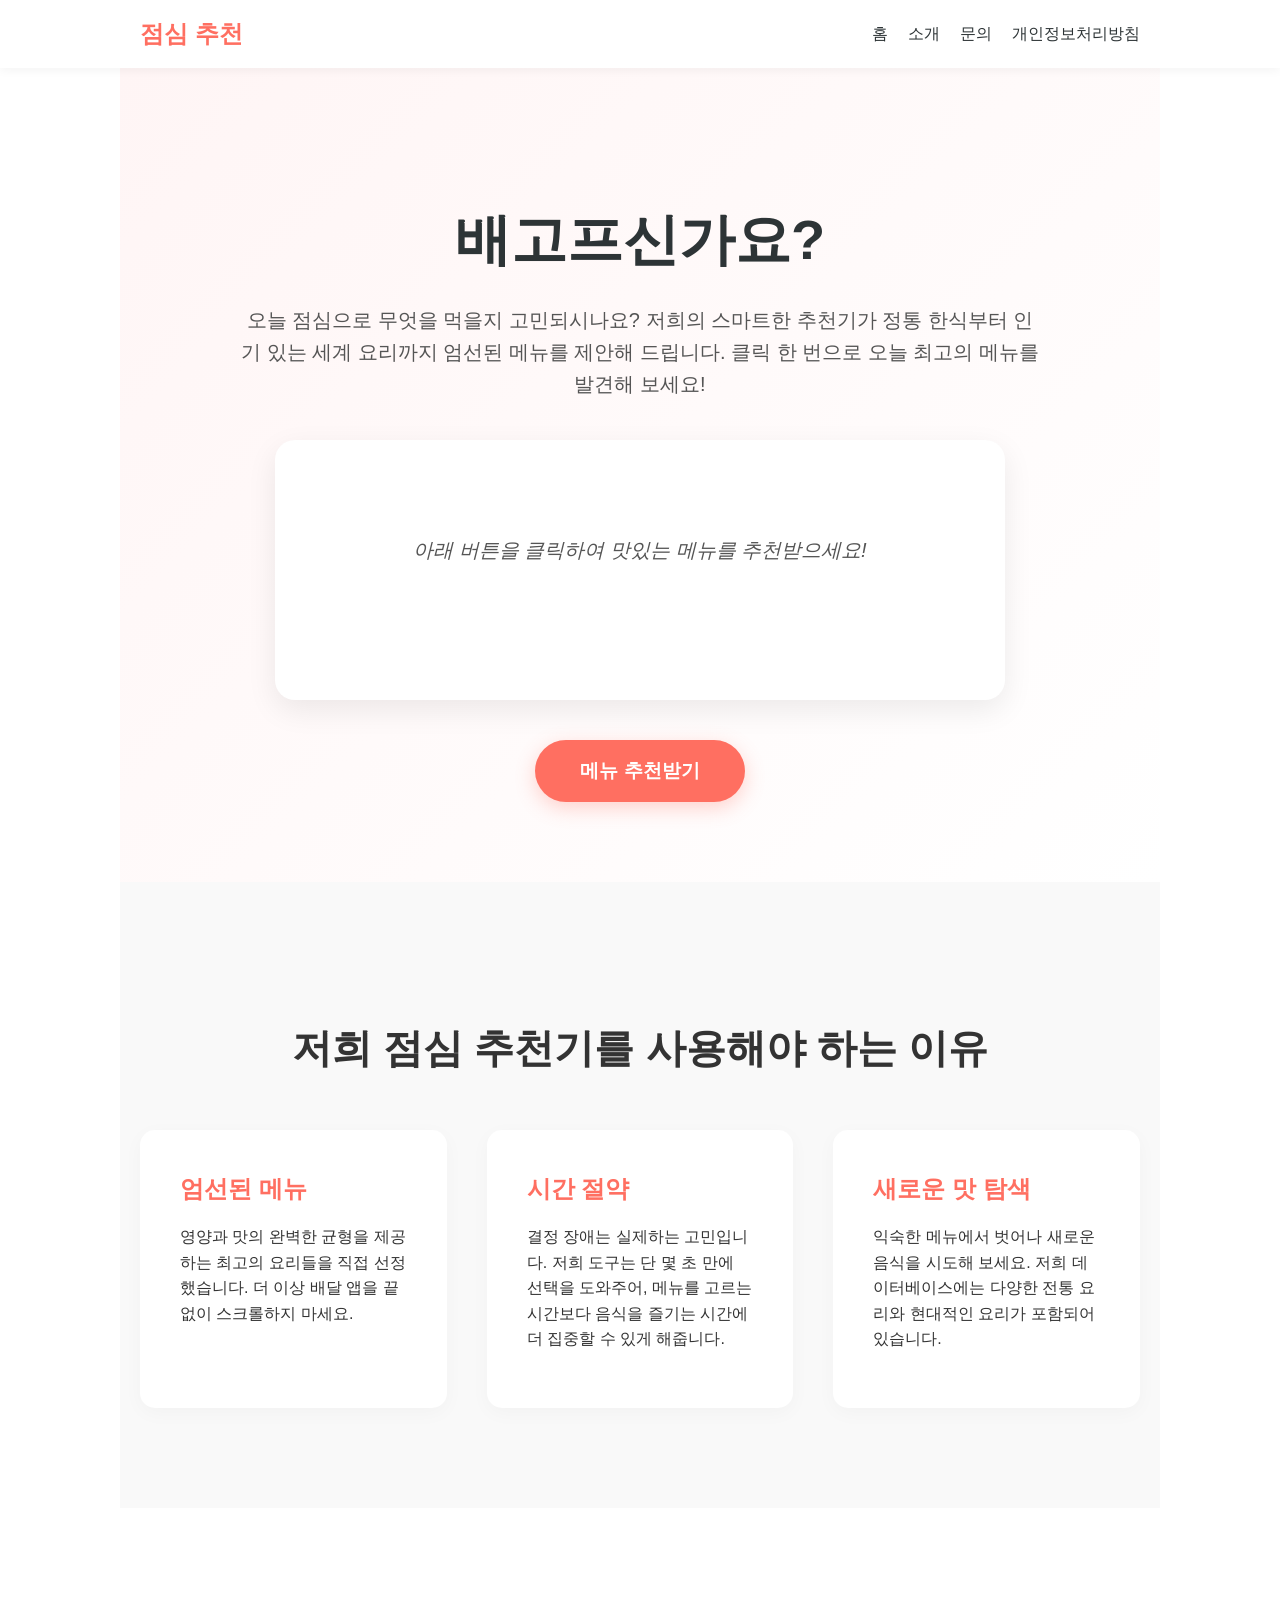
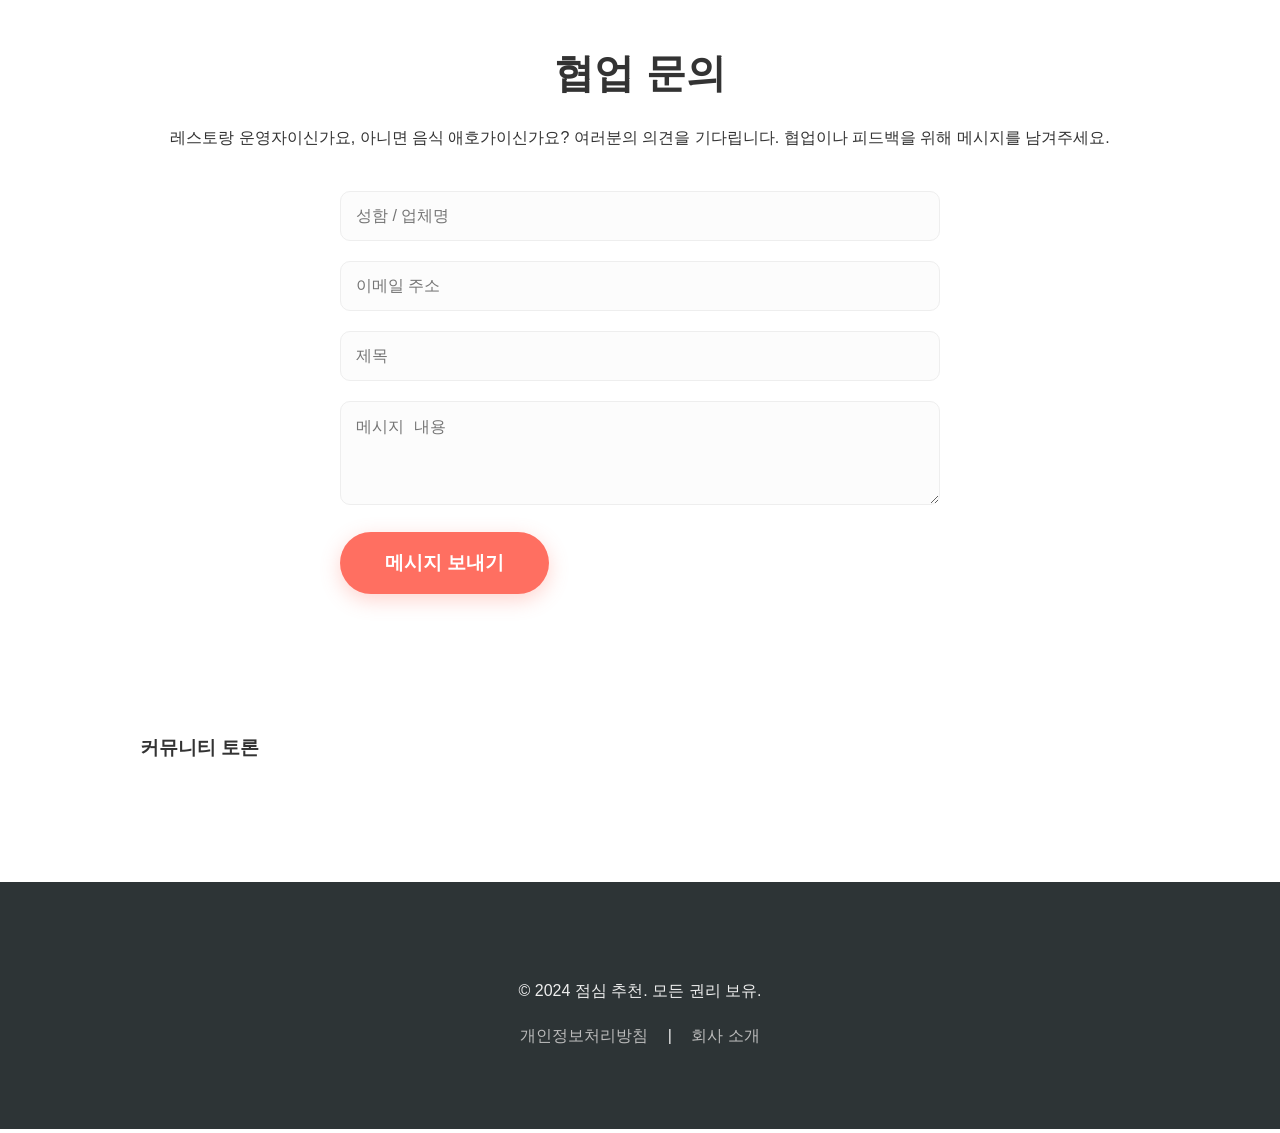
<file: index.html>
<!DOCTYPE html>
<html lang="ko">
<head>
    <!-- Google tag (gtag.js) -->
    <script async src="https://www.googletagmanager.com/gtag/js?id=G-RBCHLWVGXV"></script>
    <script>
      window.dataLayer = window.dataLayer || [];
      function gtag(){dataLayer.push(arguments);}
      gtag('js', new Date());

      gtag('config', 'G-RBCHLWVGXV');
    </script>
    <meta charset="UTF-8">
    <meta name="google-adsense-account" content="ca-pub-6992170653574200">
    <script async src="https://pagead2.googlesyndication.com/pagead/js/adsbygoogle.js?client=ca-pub-6992170653574200" crossorigin="anonymous"></script>
    <meta name="viewport" content="width=device-width, initial-scale=1.0">
    <title>점심 메뉴 추천기 | 오늘 최고의 식사를 찾아보세요</title>
    <link rel="stylesheet" href="style.css">
    <script type="text/javascript">
        (function(c,l,a,r,i,t,y){
            c[a]=c[a]||function(){(c[a].q=c[a].q||[]).push(arguments)};
            t=l.createElement(r);t.async=1;t.src="https://www.clarity.ms/tag/"+i;
            y=l.getElementsByTagName(r)[0];y.parentNode.insertBefore(t,y);
        })(window, document, "clarity", "script", "wcj8rul7ja");
    </script>
</head>
<body>
    <header>
        <nav class="navbar">
            <div class="nav-container">
                <a href="/" class="nav-logo">점심 추천</a>
                <ul class="nav-menu">
                    <li><a href="/">홈</a></li>
                    <li><a href="#about">소개</a></li>
                    <li><a href="#contact">문의</a></li>
                    <li><a href="privacy.html">개인정보처리방침</a></li>
                </ul>
            </div>
        </nav>
    </header>

    <main class="main-content">
        <section class="hero-section container">
            <h1>배고프신가요?</h1>
            <p>오늘 점심으로 무엇을 먹을지 고민되시나요? 저희의 스마트한 추천기가 정통 한식부터 인기 있는 세계 요리까지 엄선된 메뉴를 제안해 드립니다. 클릭 한 번으로 오늘 최고의 메뉴를 발견해 보세요!</p>
            <div id="menu-display">
                <p class="placeholder-text">아래 버튼을 클릭하여 맛있는 메뉴를 추천받으세요!</p>
            </div>
            <button id="recommend-button">메뉴 추천받기</button>
        </section>

        <section id="about" class="about-section container">
            <h2>저희 점심 추천기를 사용해야 하는 이유</h2>
            <div class="about-grid">
                <div class="about-item">
                    <h3>엄선된 메뉴</h3>
                    <p>영양과 맛의 완벽한 균형을 제공하는 최고의 요리들을 직접 선정했습니다. 더 이상 배달 앱을 끝없이 스크롤하지 마세요.</p>
                </div>
                <div class="about-item">
                    <h3>시간 절약</h3>
                    <p>결정 장애는 실제하는 고민입니다. 저희 도구는 단 몇 초 만에 선택을 도와주어, 메뉴를 고르는 시간보다 음식을 즐기는 시간에 더 집중할 수 있게 해줍니다.</p>
                </div>
                <div class="about-item">
                    <h3>새로운 맛 탐색</h3>
                    <p>익숙한 메뉴에서 벗어나 새로운 음식을 시도해 보세요. 저희 데이터베이스에는 다양한 전통 요리와 현대적인 요리가 포함되어 있습니다.</p>
                </div>
            </div>
        </section>

        <section id="contact" class="container inquiry-container">
            <h2>협업 문의</h2>
            <p>레스토랑 운영자이신가요, 아니면 음식 애호가이신가요? 여러분의 의견을 기다립니다. 협업이나 피드백을 위해 메시지를 남겨주세요.</p>
            <form action="https://formspree.io/f/xojpprpo" method="POST" id="inquiry-form">
                <div class="form-group">
                    <input type="text" name="name" placeholder="성함 / 업체명" required>
                </div>
                <div class="form-group">
                    <input type="email" name="email" placeholder="이메일 주소" required>
                </div>
                <div class="form-group">
                    <input type="text" name="subject" placeholder="제목" required>
                </div>
                <div class="form-group">
                    <textarea name="message" placeholder="메시지 내용" rows="4" required></textarea>
                </div>
                <button type="submit" class="submit-button">메시지 보내기</button>
            </form>
        </section>

        <section class="container comment-container">
            <h3>커뮤니티 토론</h3>
            <div id="disqus_thread"></div>
            <script>
                (function() {
                var d = document, s = d.createElement('script');
                s.src = 'https://kkongsky.disqus.com/embed.js';
                s.setAttribute('data-timestamp', +new Date());
                (d.head || d.body).appendChild(s);
                })();
            </script>
            <noscript>Please enable JavaScript to view the <a href="https://disqus.com/?ref_noscript">comments powered by Disqus.</a></noscript>
        </section>
    </main>

    <footer class="site-footer">
        <div class="container">
            <p>&copy; 2024 점심 추천. 모든 권리 보유.</p>
            <div class="footer-links">
                <a href="privacy.html">개인정보처리방침</a> | 
                <a href="#about">회사 소개</a>
            </div>
        </div>
    </footer>

    <script src="main.js"></script>
</body>
</html>
</file>
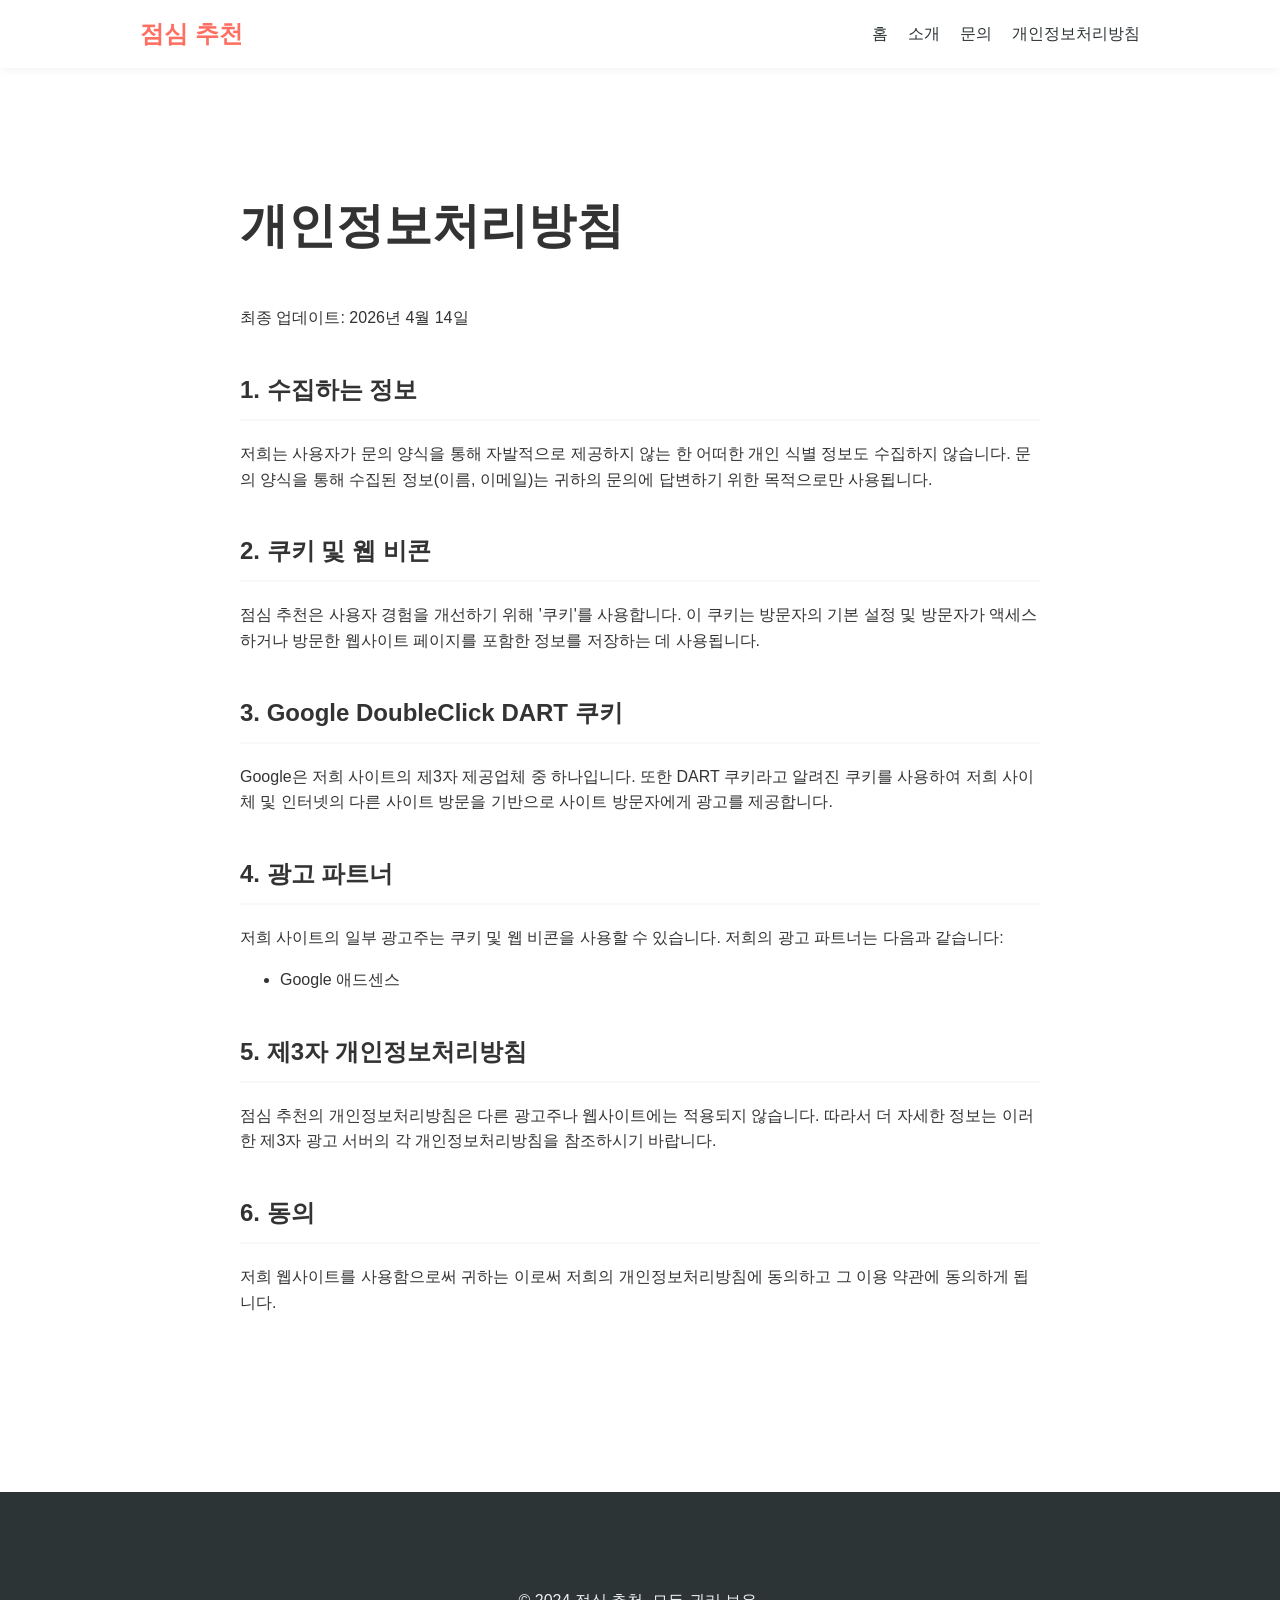
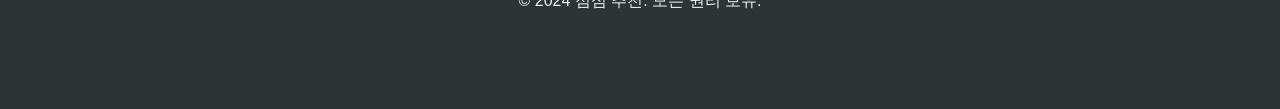
<file: privacy.html>
<!DOCTYPE html>
<html lang="ko">
<head>
    <!-- Google tag (gtag.js) -->
    <script async src="https://www.googletagmanager.com/gtag/js?id=G-RBCHLWVGXV"></script>
    <script>
      window.dataLayer = window.dataLayer || [];
      function gtag(){dataLayer.push(arguments);}
      gtag('js', new Date());

      gtag('config', 'G-RBCHLWVGXV');
    </script>
    <meta charset="UTF-8">
    <meta name="google-adsense-account" content="ca-pub-6992170653574200">
    <script async src="https://pagead2.googlesyndication.com/pagead/js/adsbygoogle.js?client=ca-pub-6992170653574200" crossorigin="anonymous"></script>
    <meta name="viewport" content="width=device-width, initial-scale=1.0">
    <title>개인정보처리방침 | 점심 추천</title>
    <link rel="stylesheet" href="style.css">
    <script type="text/javascript">
        (function(c,l,a,r,i,t,y){
            c[a]=c[a]||function(){(c[a].q=c[a].q||[]).push(arguments)};
            t=l.createElement(r);t.async=1;t.src="https://www.clarity.ms/tag/"+i;
            y=l.getElementsByTagName(r)[0];y.parentNode.insertBefore(t,y);
        })(window, document, "clarity", "script", "wcj8rul7ja");
    </script>
</head>
<body>
    <header>
        <nav class="navbar">
            <div class="nav-container">
                <a href="/" class="nav-logo">점심 추천</a>
                <ul class="nav-menu">
                    <li><a href="/">홈</a></li>
                    <li><a href="/#about">소개</a></li>
                    <li><a href="/#contact">문의</a></li>
                    <li><a href="privacy.html">개인정보처리방침</a></li>
                </ul>
            </div>
        </nav>
    </header>

    <main class="container">
        <section class="privacy-content">
            <h1>개인정보처리방침</h1>
            <p>최종 업데이트: 2026년 4월 14일</p>
            
            <h2>1. 수집하는 정보</h2>
            <p>저희는 사용자가 문의 양식을 통해 자발적으로 제공하지 않는 한 어떠한 개인 식별 정보도 수집하지 않습니다. 문의 양식을 통해 수집된 정보(이름, 이메일)는 귀하의 문의에 답변하기 위한 목적으로만 사용됩니다.</p>

            <h2>2. 쿠키 및 웹 비콘</h2>
            <p>점심 추천은 사용자 경험을 개선하기 위해 '쿠키'를 사용합니다. 이 쿠키는 방문자의 기본 설정 및 방문자가 액세스하거나 방문한 웹사이트 페이지를 포함한 정보를 저장하는 데 사용됩니다.</p>

            <h2>3. Google DoubleClick DART 쿠키</h2>
            <p>Google은 저희 사이트의 제3자 제공업체 중 하나입니다. 또한 DART 쿠키라고 알려진 쿠키를 사용하여 저희 사이체 및 인터넷의 다른 사이트 방문을 기반으로 사이트 방문자에게 광고를 제공합니다.</p>

            <h2>4. 광고 파트너</h2>
            <p>저희 사이트의 일부 광고주는 쿠키 및 웹 비콘을 사용할 수 있습니다. 저희의 광고 파트너는 다음과 같습니다:</p>
            <ul>
                <li>Google 애드센스</li>
            </ul>

            <h2>5. 제3자 개인정보처리방침</h2>
            <p>점심 추천의 개인정보처리방침은 다른 광고주나 웹사이트에는 적용되지 않습니다. 따라서 더 자세한 정보는 이러한 제3자 광고 서버의 각 개인정보처리방침을 참조하시기 바랍니다.</p>

            <h2>6. 동의</h2>
            <p>저희 웹사이트를 사용함으로써 귀하는 이로써 저희의 개인정보처리방침에 동의하고 그 이용 약관에 동의하게 됩니다.</p>
        </section>
    </main>

    <footer class="site-footer">
        <div class="container">
            <p>&copy; 2024 점심 추천. 모든 권리 보유.</p>
        </div>
    </footer>
</body>
</html>
</file>
<file: style.css>
:root {
    --primary-color: #ff6f61;
    --secondary-color: #4ecdc4;
    --dark-color: #2d3436;
    --light-color: #f9f9f9;
    --text-color: #333;
    --white: #ffffff;
}

body {
    font-family: 'Segoe UI', Roboto, Helvetica, Arial, sans-serif;
    line-height: 1.6;
    color: var(--text-color);
    background-color: var(--white);
    margin: 0;
    padding: 0;
}

.container {
    max-width: 1000px;
    margin: 0 auto;
    padding: 20px;
}

/* Navbar */
.navbar {
    background-color: var(--white);
    box-shadow: 0 2px 10px rgba(0,0,0,0.05);
    padding: 15px 0;
    position: sticky;
    top: 0;
    z-index: 1000;
}

.nav-container {
    display: flex;
    justify-content: space-between;
    align-items: center;
    max-width: 1000px;
    margin: 0 auto;
    padding: 0 20px;
}

.nav-logo {
    font-size: 1.5rem;
    font-weight: bold;
    color: var(--primary-color);
    text-decoration: none;
}

.nav-menu {
    list-style: none;
    display: flex;
    margin: 0;
    padding: 0;
}

.nav-menu li {
    margin-left: 20px;
}

.nav-menu a {
    text-decoration: none;
    color: var(--dark-color);
    font-weight: 500;
    transition: color 0.3s;
}

.nav-menu a:hover {
    color: var(--primary-color);
}

/* Hero Section */
.hero-section {
    text-align: center;
    padding: 80px 20px;
    background: linear-gradient(135deg, #fff5f5 0%, #ffffff 100%);
}

.hero-section h1 {
    font-size: 3.5rem;
    color: var(--dark-color);
    margin-bottom: 20px;
}

.hero-section p {
    font-size: 1.25rem;
    color: #555;
    max-width: 800px;
    margin: 0 auto 40px;
}

#menu-display {
    min-height: 180px;
    margin: 40px auto;
    padding: 40px;
    background: var(--white);
    border-radius: 20px;
    box-shadow: 0 10px 30px rgba(0,0,0,0.08);
    max-width: 650px;
    display: flex;
    align-items: center;
    justify-content: center;
}

.menu-result {
    width: 100%;
    text-align: left;
}

.menu-result h2 {
    color: var(--primary-color);
    font-size: 2.2rem;
    margin-top: 0;
    margin-bottom: 10px;
}

.menu-category {
    color: var(--secondary-color);
    text-transform: uppercase;
    font-size: 0.9rem;
    font-weight: bold;
    letter-spacing: 1.5px;
    margin-bottom: 15px;
}

.menu-description {
    font-size: 1.15rem;
    color: #444;
    line-height: 1.7;
}

.placeholder-text {
    color: #aaa;
    font-style: italic;
    font-size: 1.2rem;
}

/* Button */
#recommend-button, .submit-button {
    background-color: var(--primary-color);
    color: var(--white);
    border: none;
    padding: 18px 45px;
    font-size: 1.2rem;
    font-weight: bold;
    border-radius: 50px;
    cursor: pointer;
    transition: all 0.3s ease;
    box-shadow: 0 6px 20px rgba(255, 111, 97, 0.3);
}

#recommend-button:hover, .submit-button:hover {
    background-color: #ff5a4d;
    transform: translateY(-3px);
    box-shadow: 0 8px 25px rgba(255, 111, 97, 0.4);
}

/* About Section */
.about-section {
    padding: 100px 20px;
    background-color: var(--light-color);
}

.about-section h2 {
    text-align: center;
    font-size: 2.5rem;
    margin-bottom: 50px;
}

.about-grid {
    display: grid;
    grid-template-columns: repeat(auto-fit, minmax(300px, 1fr));
    gap: 40px;
}

.about-item {
    background: var(--white);
    padding: 40px;
    border-radius: 15px;
    box-shadow: 0 5px 20px rgba(0,0,0,0.03);
    transition: transform 0.3s ease;
}

.about-item:hover {
    transform: translateY(-5px);
}

.about-item h3 {
    color: var(--primary-color);
    font-size: 1.5rem;
    margin-top: 0;
    margin-bottom: 15px;
}

/* Form Styles */
.inquiry-container {
    padding: 100px 20px;
}

.inquiry-container h2 {
    text-align: center;
    font-size: 2.5rem;
    margin-bottom: 20px;
}

.inquiry-container > p {
    text-align: center;
    margin-bottom: 40px;
}

#inquiry-form {
    max-width: 600px;
    margin: 0 auto;
}

.form-group {
    margin-bottom: 20px;
}

input, textarea {
    width: 100%;
    padding: 15px;
    border: 1px solid #eee;
    background-color: #fcfcfc;
    border-radius: 10px;
    box-sizing: border-box;
    font-size: 1rem;
    transition: border-color 0.3s;
}

input:focus, textarea:focus {
    outline: none;
    border-color: var(--primary-color);
}

/* Footer */
.site-footer {
    background-color: var(--dark-color);
    color: #eee;
    text-align: center;
    padding: 60px 0;
    margin-top: 80px;
}

.footer-links {
    margin-top: 20px;
}

.footer-links a {
    color: #bbb;
    text-decoration: none;
    margin: 0 15px;
    transition: color 0.3s;
}

.footer-links a:hover {
    color: var(--white);
}

/* Privacy Page Content */
.privacy-content {
    padding: 60px 0;
    max-width: 800px;
    margin: 0 auto;
}

.privacy-content h1 { font-size: 3rem; margin-bottom: 40px; }
.privacy-content h2 { margin-top: 40px; border-bottom: 2px solid var(--light-color); padding-bottom: 10px; }

@media (max-width: 768px) {
    .nav-container { flex-direction: column; }
    .nav-menu { margin-top: 20px; }
    .hero-section h1 { font-size: 2.5rem; }
    .about-grid { grid-template-columns: 1fr; }
}
</file>
